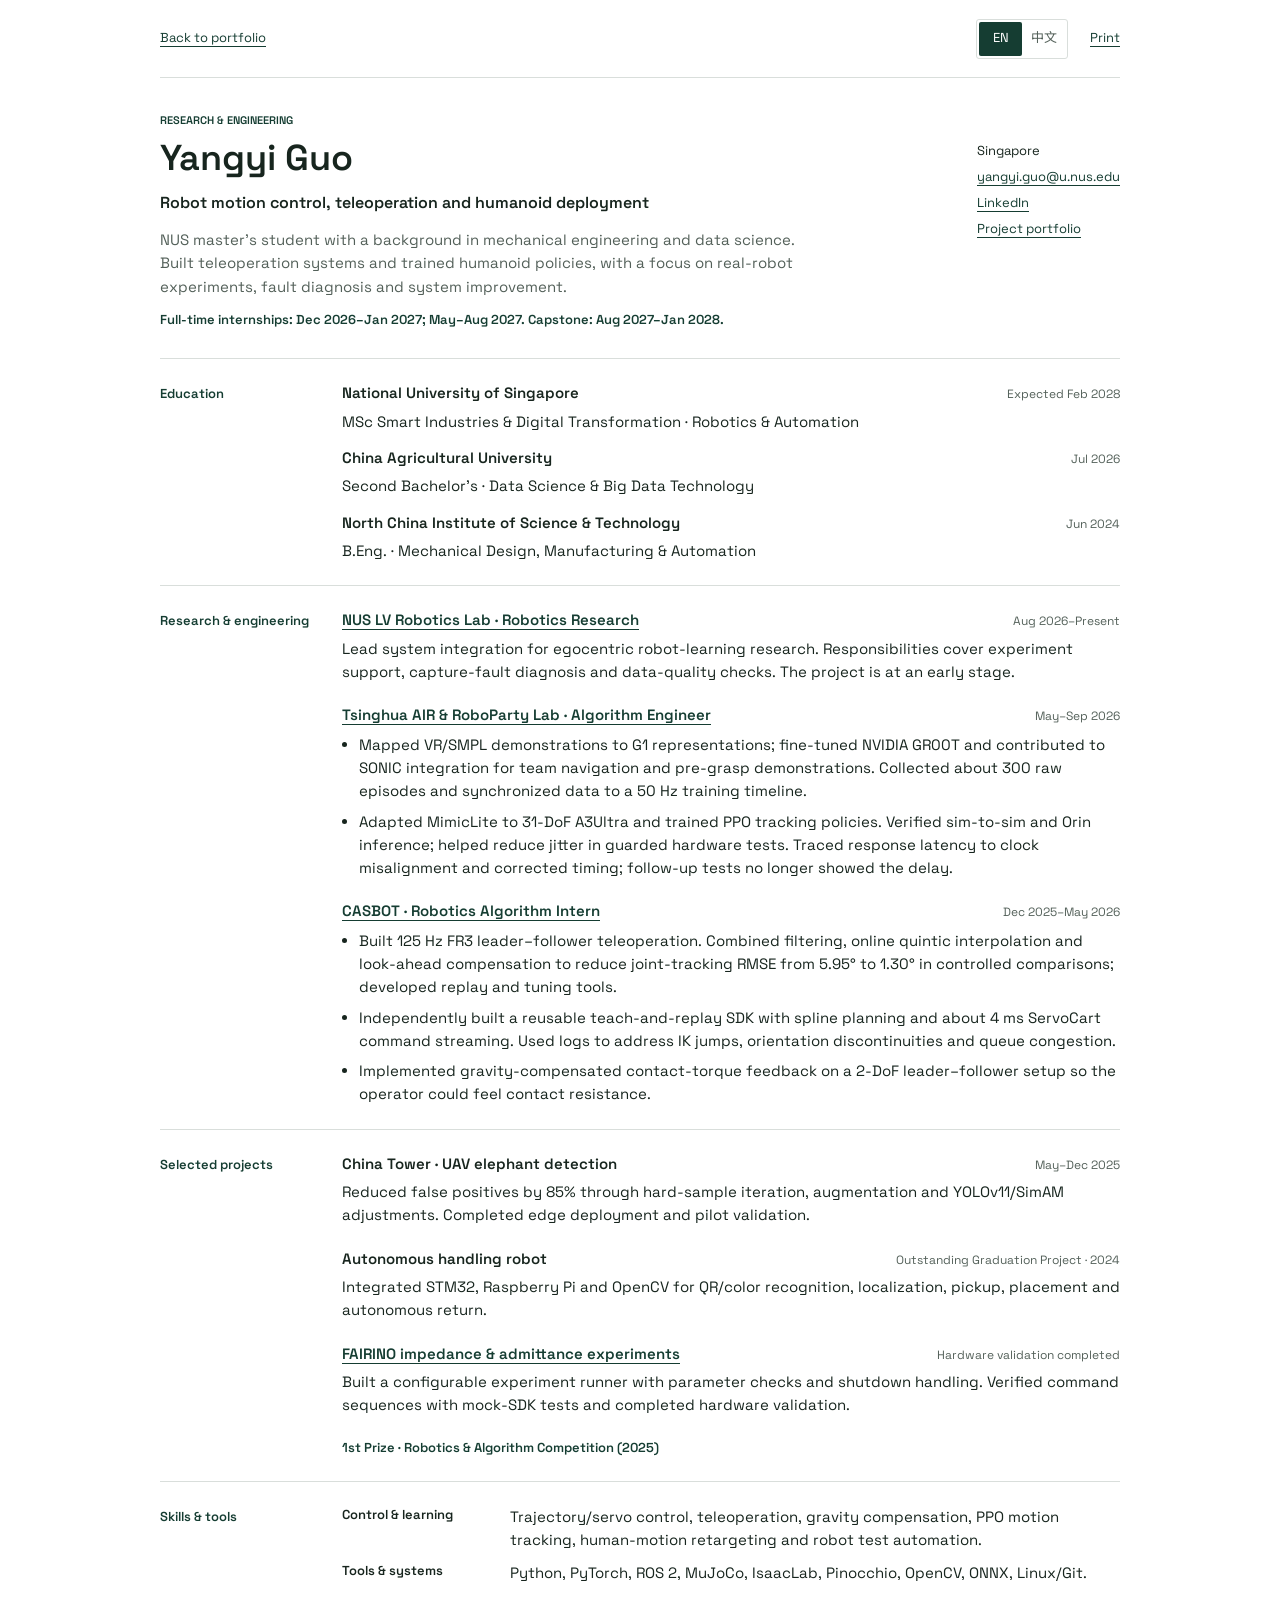
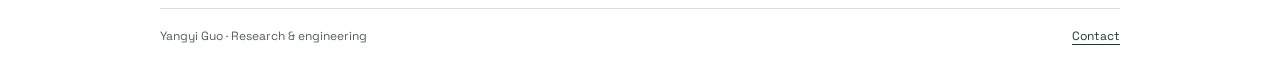
<file: resume.html>
<!doctype html>
<html lang="en" data-language="en">
<head>
  <meta charset="utf-8">
  <meta name="viewport" content="width=device-width, initial-scale=1">
  <meta name="theme-color" content="#153d32">
  <meta name="description" content="Yangyi Guo's research and engineering experience in robot motion control, teleoperation, humanoid deployment and egocentric research.">
  <title>Yangyi Guo | Resume</title>
  <link rel="canonical" href="https://gabric-cau.github.io/resume.html">
  <link rel="icon" href="assets/favicon.svg" type="image/svg+xml">
  <link rel="stylesheet" href="fonts.css">
  <link rel="stylesheet" href="resume.css">
  <script src="resume.js" defer></script>
</head>
<body>
  <a class="skip-link" href="#main" data-text="skip">Skip to content</a>
  <header class="toolbar">
    <a href="index.html?lang=en" data-portfolio-link data-text="back">Back to portfolio</a>
    <div class="toolbar-actions">
      <div class="language-switch" role="group" aria-label="Language" data-label="language">
        <button type="button" data-language-choice="en" aria-pressed="true" lang="en">EN</button>
        <button type="button" data-language-choice="zh" aria-pressed="false" lang="zh-CN">中文</button>
      </div>
      <button class="print-button" type="button" id="print-resume" data-text="print" data-title="print">Print</button>
    </div>
  </header>
  <main id="main">
    <section class="identity" aria-labelledby="name">
      <div>
        <p class="eyebrow" data-text="eyebrow">RESEARCH &amp; ENGINEERING</p>
        <h1 id="name" data-text="name">Yangyi Guo</h1>
        <p class="focus" data-text="focus">Robot motion control, teleoperation and humanoid deployment</p>
        <p class="summary" data-text="summary">NUS master's student with a background in mechanical engineering and data science. Built teleoperation systems and trained humanoid policies, with a focus on real-robot experiments, fault diagnosis and system improvement.</p>
        <p class="availability" data-text="availability">Full-time internships: Dec 2026–Jan 2027; May–Aug 2027. Capstone: Aug 2027–Jan 2028.</p>
      </div>
      <address>
        <span data-text="location">Singapore</span>
        <a href="mailto:yangyi.guo@u.nus.edu">yangyi.guo@u.nus.edu</a>
        <a href="https://www.linkedin.com/in/yangyi-guo-a24740427/" target="_blank" rel="noopener noreferrer">LinkedIn</a>
        <a href="index.html?lang=en" data-portfolio-link data-text="portfolio">Project portfolio</a>
      </address>
    </section>

    <section class="resume-section education" aria-labelledby="education-title">
      <h2 id="education-title" data-text="education">Education</h2>
      <div class="education-copy entries">
        <div><div class="entry-heading"><h3 data-text="university">National University of Singapore</h3><span data-text="degree">Expected Feb 2028</span></div><p data-text="nusDegree">MSc Smart Industries &amp; Digital Transformation · Robotics &amp; Automation</p></div>
        <div><div class="entry-heading"><h3 data-text="cauUniversity">China Agricultural University</h3><span data-text="cauDate">Jul 2026</span></div><p data-text="cauDegree">Second Bachelor's · Data Science &amp; Big Data Technology</p></div>
        <div><div class="entry-heading"><h3 data-text="ncistUniversity">North China Institute of Science &amp; Technology</h3><span data-text="ncistDate">Jun 2024</span></div><p data-text="ncistDegree">B.Eng. · Mechanical Design, Manufacturing &amp; Automation</p></div>
      </div>
    </section>

    <section class="resume-section" aria-labelledby="experience-title">
      <h2 id="experience-title" data-text="experience">Research &amp; engineering</h2>
      <div class="entries">
        <article id="experience-ego">
          <div class="entry-heading"><h3><a href="index.html?lang=en#project/egocentric" data-project="egocentric" data-text="egoTitle">NUS LV Robotics Lab · Robotics Research</a></h3><span data-text="current">Aug 2026–Present</span></div>
          <p data-text="egoCopy">Lead system integration for egocentric robot-learning research. Responsibilities cover experiment support, capture-fault diagnosis and data-quality checks. The project is at an early stage.</p>
        </article>
        <article id="experience-humanoid">
          <div class="entry-heading"><h3><a href="index.html?lang=en#project/humanoid" data-project="humanoid" data-text="humanoidTitle">Tsinghua AIR &amp; RoboParty Lab · Algorithm Engineer</a></h3><span data-text="humanoidDate">May–Sep 2026</span></div>
          <ul class="achievements">
            <li data-text="humanoidCopy">Mapped VR/SMPL demonstrations to G1 representations; fine-tuned NVIDIA GR00T and contributed to SONIC integration for team navigation and pre-grasp demonstrations. Collected about 300 raw episodes and synchronized data to a 50 Hz training timeline.</li>
            <li data-text="humanoidValidation">Adapted MimicLite to 31-DoF A3Ultra and trained PPO tracking policies. Verified sim-to-sim and Orin inference; helped reduce jitter in guarded hardware tests. Traced response latency to clock misalignment and corrected timing; follow-up tests no longer showed the delay.</li>
          </ul>
        </article>
        <article id="experience-robot-arms">
          <div class="entry-heading"><h3><a href="index.html?lang=en#project/manipulation" data-project="manipulation" data-text="armsTitle">CASBOT · Robotics Algorithm Intern</a></h3><span data-text="armsContext">Dec 2025–May 2026</span></div>
          <ul class="achievements">
            <li data-text="armsCopy">Built 125 Hz FR3 leader–follower teleoperation. Combined filtering, online quintic interpolation and look-ahead compensation to reduce joint-tracking RMSE from 5.95° to 1.30° in controlled comparisons; developed replay and tuning tools.</li>
            <li data-text="sdkCopy">Independently built a reusable teach-and-replay SDK with spline planning and about 4 ms ServoCart command streaming. Used logs to address IK jumps, orientation discontinuities and queue congestion.</li>
            <li data-text="forceCopy">Implemented gravity-compensated contact-torque feedback on a 2-DoF leader–follower setup so the operator could feel contact resistance.</li>
          </ul>
        </article>
      </div>
    </section>

    <section class="resume-section" aria-labelledby="projects-title">
      <h2 id="projects-title" data-text="projects">Selected projects</h2>
      <div class="entries">
        <article id="experience-vision">
          <div class="entry-heading"><h3 data-text="visionTitle">China Tower · UAV elephant detection</h3><span data-text="visionContext">May–Dec 2025</span></div>
          <p data-text="visionCopy">Reduced false positives by 85% through hard-sample iteration, augmentation and YOLOv11/SimAM adjustments. Completed edge deployment and pilot validation.</p>
        </article>
        <article id="experience-undergraduate">
          <div class="entry-heading"><h3 data-text="undergraduateTitle">Autonomous handling robot</h3><span data-text="undergraduateContext">Outstanding Graduation Project · 2024</span></div>
          <p data-text="undergraduateCopy">Integrated STM32, Raspberry Pi and OpenCV for QR/color recognition, localization, pickup, placement and autonomous return.</p>
        </article>
        <article id="experience-compliance">
          <div class="entry-heading"><h3><a href="index.html?lang=en#project/manipulation" data-project="manipulation" data-text="complianceTitle">FAIRINO impedance &amp; admittance experiments</a></h3><span data-text="complianceStatus">Hardware validation completed</span></div>
          <p data-text="complianceCopy">Built a configurable experiment runner with parameter checks and shutdown handling. Verified command sequences with mock-SDK tests and completed hardware validation.</p>
        </article>
        <p class="award" data-text="award">1st Prize · Robotics &amp; Algorithm Competition (2025)</p>
      </div>
    </section>

    <section class="resume-section" aria-labelledby="skills-title">
      <h2 id="skills-title" data-text="skills">Skills &amp; tools</h2>
      <dl class="skills">
        <div><dt data-text="controlSkillTitle">Control &amp; learning</dt><dd data-text="controlSkillCopy">Trajectory/servo control, teleoperation, gravity compensation, PPO motion tracking, human-motion retargeting and robot test automation.</dd></div>
        <div><dt data-text="dataSkillTitle">Tools &amp; systems</dt><dd>Python, PyTorch, ROS 2, MuJoCo, IsaacLab, Pinocchio, OpenCV, ONNX, Linux/Git.</dd></div>
      </dl>
    </section>
  </main>
  <footer><span data-text="footer">Yangyi Guo · Research &amp; engineering</span><a href="index.html?lang=en#contact" data-contact-link data-text="contact">Contact</a></footer>
</body>
</html>
</file>
